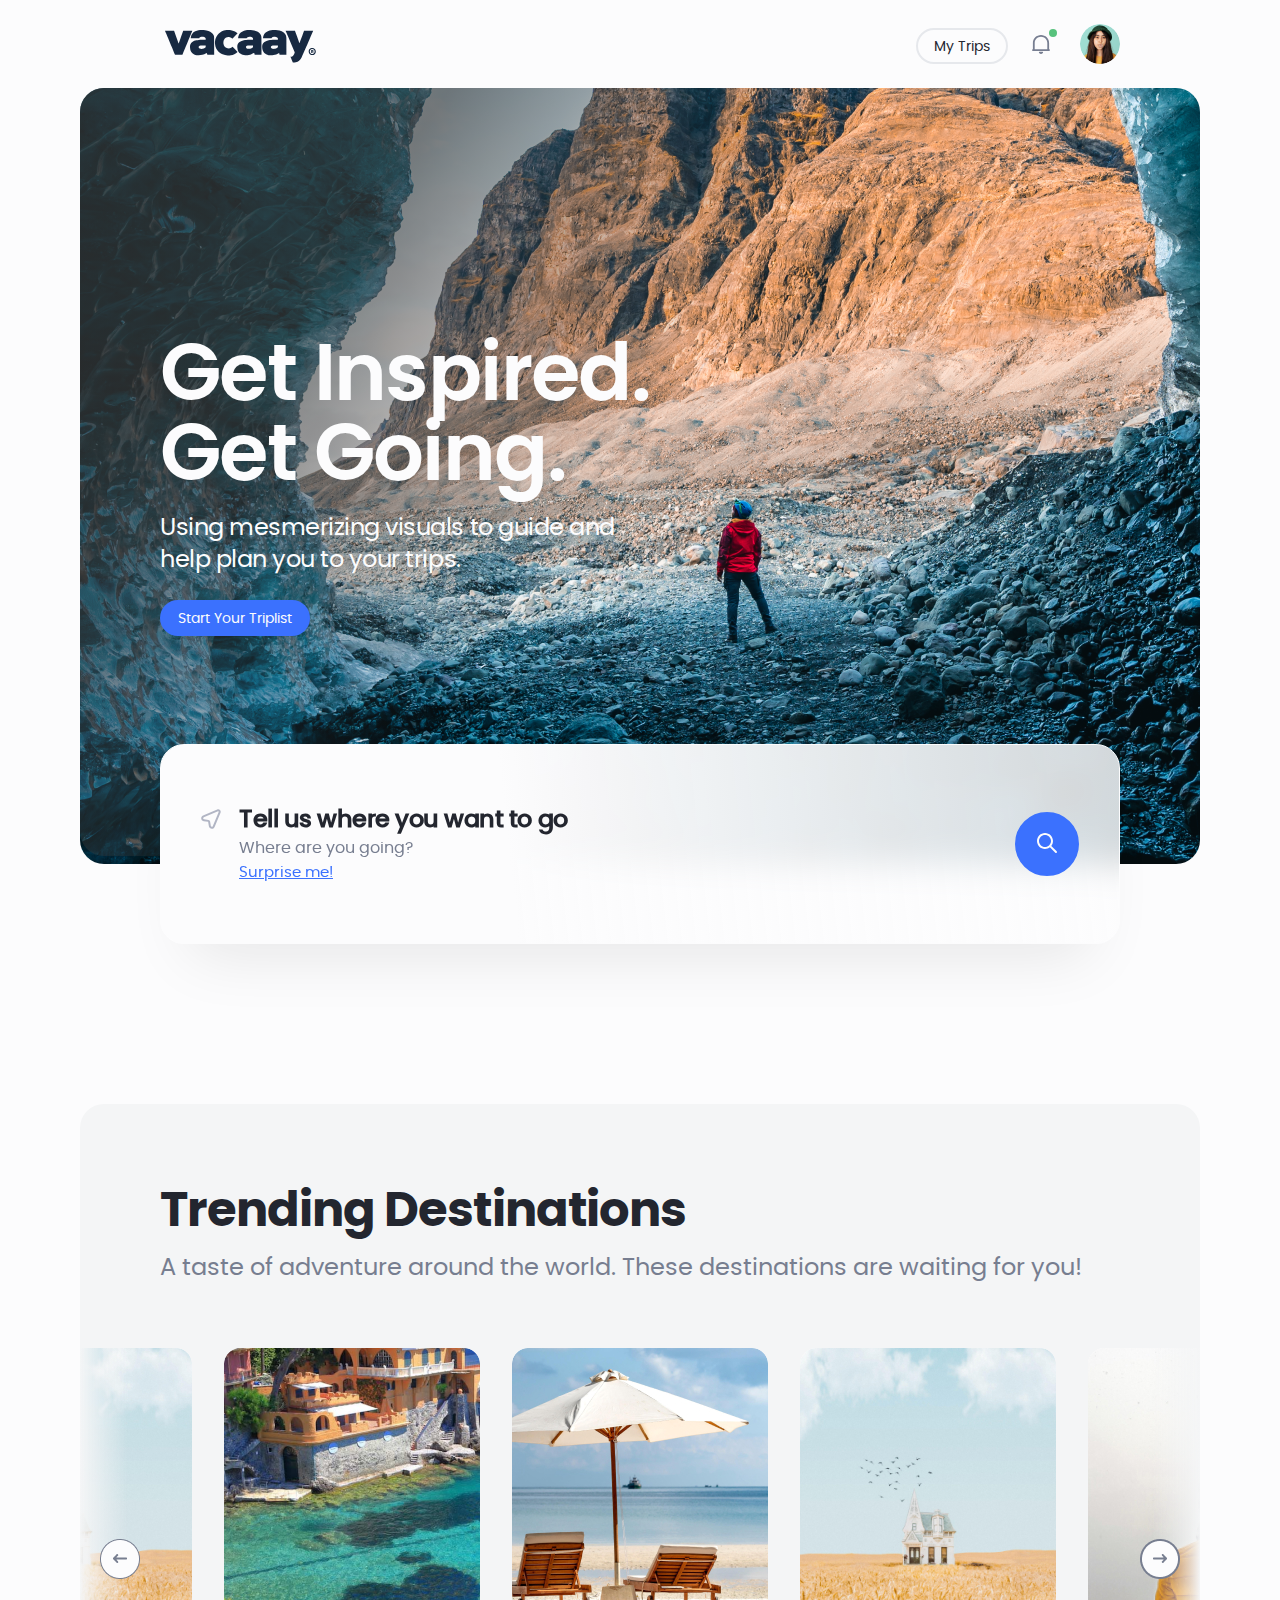
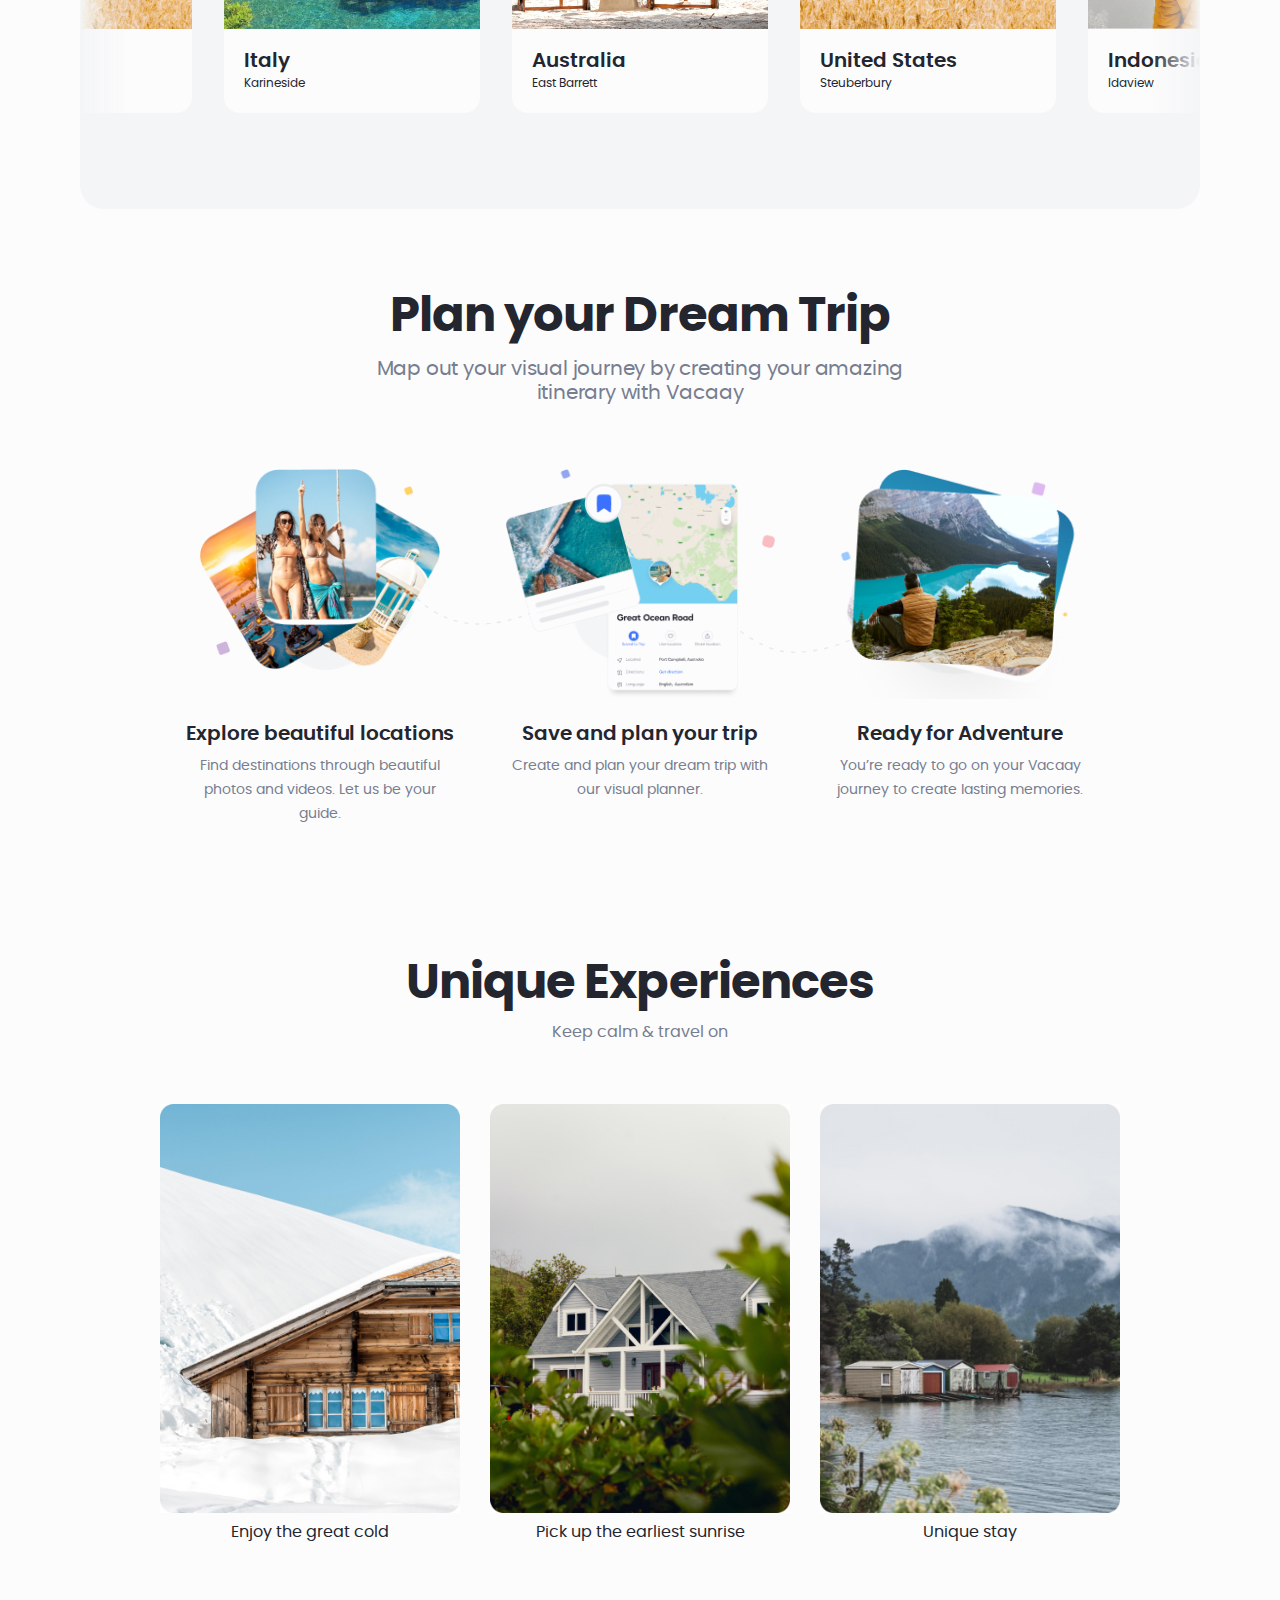
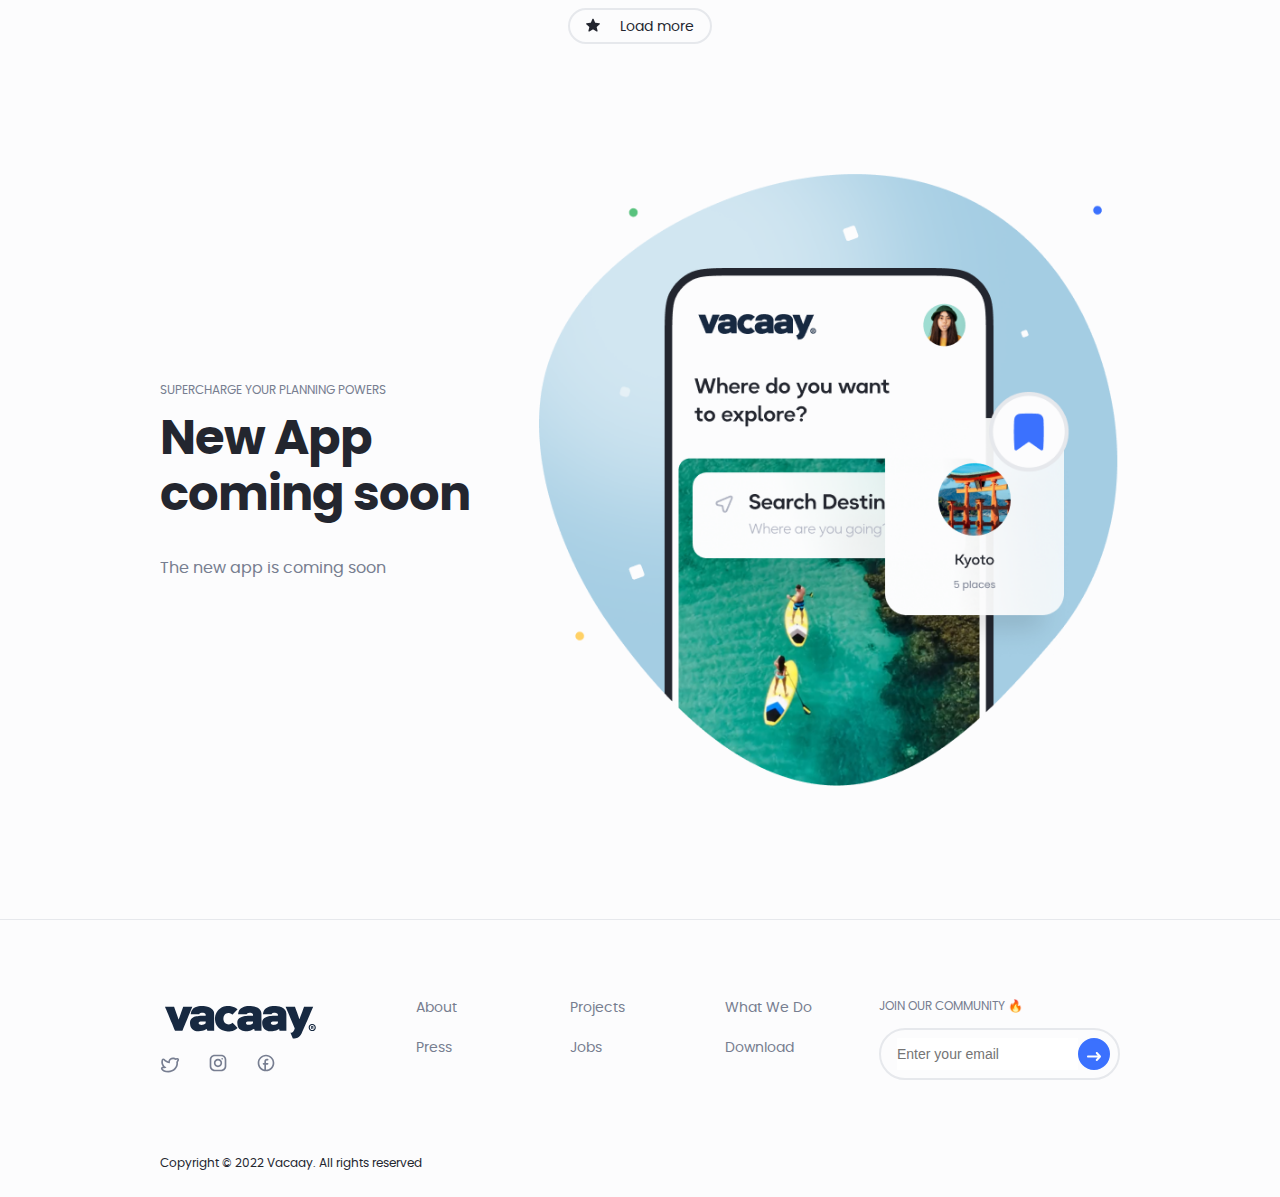
<file: index.html>
<!DOCTYPE html>
<html lang="en">
<head>
    <meta content="IE=edge" http-equiv="X-UA-Compatible">
    <meta content="width=device-width, initial-scale=1" name="viewport">
    <title>Vacaay</title>
    <meta content="Vacaay" name="description">
    <link href="css/style.css" media="screen" rel="stylesheet" type="text/css"/>
</head>
<body>

<header>
    <div class="main-container">
        <div class="header__logo">
            <a href="index.html"><img src="images/logo.svg" alt="Vacaay" /></a>
        </div>
        <div class="header__user">
            <button class="button button-default mobile-hidden">My Trips</button>
            <div class="header__notifications header__notifications-active"><img src="images/bell.svg" alt="Notifications"/></div>
            <div class="header__avatar"><img src="images/avatar.png" alt="user" /></div>
            <div class="header__menu mobile-visible">
                <img src="images/burger-icon.svg" alt="menu"/>
            </div>
        </div>
    </div>
</header>

<main>
    <div class="main-container">
        <section class="hero">
            <div class="hero__image"></div>
            <div class="hero__content">
                <h1>Get Inspired. Get Going.</h1>
                <h2 class="mobile-hidden">Using mesmerizing visuals to guide and help plan you to your trips.</h2>
                <button class="button button-secondary mobile-hidden">Start Your Triplist</button>
            </div>
            <div class="hero__cta">
                <div class="hero__cta-text">
                    <h2>Tell us where you want to go</h2>
                    <p>Where are you going?</p>
                    <p><a href="#">Surprise me!</a></p>
                </div>
                <div class="hero__cta-button">
                    <a href="#" class="button button-secondary button-round"><img src="images/magnifier.svg" alt=""/></a>
                </div>
            </div>
        </section>

        <section class="gallery" aria-label="Gallery">
            <div class="gallery__text">
                <h2>Trending Destinations</h2>
                <p>A taste of adventure around the world. These destinations are waiting for you! </p>
            </div>
            <div class="carousel__container">
                <div class="carousel__viewport owl-carousel">
                    <div class="carousel__slide">
                        <a href="country_view.html">
                            <div class="carousel__image">
                                <img src="images/img5.jpg" alt=""/>
                            </div>
                            <div class="carousel__text">
                                <h3>Thailand</h3>
                                <div>Karineside</div>
                            </div>
                        </a>
                    </div>
                    <div class="carousel__slide">
                        <a href="country_view.html">
                            <div class="carousel__image">
                                <img src="images/img1.jpg" alt=""/>
                            </div>
                            <div class="carousel__text">
                                <h3>Italy</h3>
                                <div>Karineside</div>
                            </div>
                        </a>
                    </div>
                    <div class="carousel__slide">
                        <a href="country_view.html">
                            <div class="carousel__image">
                                <img src="images/img2.jpg" alt=""/>
                            </div>
                            <div class="carousel__text">
                                <h3>Australia</h3>
                                <div>East Barrett</div>
                            </div>
                        </a>
                    </div>
                    <div class="carousel__slide">
                        <a href="country_view.html">
                            <div class="carousel__image">
                                <img src="images/img3.jpg" alt=""/>
                            </div>
                            <div class="carousel__text">
                                <h3>United States</h3>
                                <div>Steuberbury</div>
                            </div>
                        </a>
                    </div>
                    <div class="carousel__slide">
                        <a href="country_view.html">
                            <div class="carousel__image">
                                <img src="images/img4.jpg" alt=""/>
                            </div>
                            <div class="carousel__text">
                                <h3>Indonesia</h3>
                                <div>Idaview</div>
                            </div>
                        </a>
                    </div>
                    <div class="carousel__slide">
                        <a href="country_view.html">
                            <div class="carousel__image">
                                <img src="images/img5.jpg" alt=""/>
                            </div>
                            <div class="carousel__text">
                                <h3>Thailand</h3>
                                <div>Idaview</div>
                            </div>
                        </a>
                    </div>
                </div>
            </div>
        </section>

        <section class="section__default">
            <h2>Plan your Dream Trip</h2>
            <h3>Map out your visual journey by creating your amazing itinerary with Vacaay</h3>
            <div class="planning__items">
                <div class="planning__items-item">
                    <img src="images/trip1.png" alt=""/>
                    <h3>Explore beautiful locations</h3>
                    <p>Find destinations through beautiful photos and videos. Let us be your guide.</p>
                </div>
                <div class="planning__items-item">
                    <img src="images/trip2.png" alt=""/>
                    <h3>Save and plan your trip</h3>
                    <p>Create and plan your dream trip with our visual planner.</p>
                </div>
                <div class="planning__items-item">
                    <img src="images/trip3.png" alt=""/>
                    <h3>Ready for Adventure</h3>
                    <p>You’re ready to go on your Vacaay journey to create lasting memories.</p>
                </div>
            </div>
        </section>

        <section class="section__default">
            <h2>Unique Experiences</h2>
            <p>Keep calm & travel on</p>
            <div class="experiences__items">
                <div class="experiences__items-item">
                    <img src="images/exp1.jpg" alt=""/>
                    <p>Enjoy the great cold</p>
                </div>
                <div class="experiences__items-item">
                    <img src="images/exp2.jpg" alt=""/>
                    <p>Pick up the earliest sunrise</p>
                </div>
                <div class="experiences__items-item">
                    <img src="images/exp3.jpg" alt=""/>
                    <p>Unique stay</p>
                </div>
            </div>
            <button class="button button-default button-image"><img class="mt-4" src="images/star.svg" alt="star"/>Load more</button>
        </section>

        <section class="section__default section__new-app">
            <div class="new-app__text">
                <p class="new-app__text-small">supercharge your planning powers</p>
                <h2>New App coming soon</h2>
                <p>The new app is coming soon</p>
            </div>
            <div class="new-app__image">
                <img src="images/new-app.png" class="mobile-hidden" alt=""/>
                <img src="images/new-app-mobile.png" class="mobile-visible" alt=""/>
            </div>
        </section>
    </div>
</main>

<footer>
    <div class="main-container">
        <div class="footer__main">
            <div class="footer__logo">
                <img src="images/logo.svg" alt="Vacaay"/>
                <div class="footer__social tablet-hidden">
                    <a href="#"><img src="images/twitter.svg" alt="Twitter"/></a>
                    <a href="#"><img src="images/instagram.svg" alt="Instagram"/></a>
                    <a href="#"><img src="images/facebook.svg" alt="Facebook"/></a>
                </div>
            </div>
            <div class="footer__links">
                <a href="#">About</a>
                <a href="#">Projects</a>
                <a href="#">What We Do</a>
                <a href="#">Press</a>
                <a href="#">Jobs</a>
                <a href="#">Download</a>
            </div>
            <div class="footer__subscribe">
                <div>Join our community 🔥</div>
                <div class="input">
                    <input type="text" placeholder="Enter your email" />
                    <button class="button button-secondary"><img src="images/arrow-right.svg" al=""/></button>
                </div>
            </div>
        </div>
        <div class="footer__copy">
            Copyright © 2022 Vacaay. All rights reserved
        </div>
    </div>
</footer>

<script type="text/javascript" src="js/jquery-3.6.3.min.js"></script>
<script type="text/javascript" src="js/owl.carousel.min.js"></script>

<script>
    $(document).ready(function(){
        $(".owl-carousel").owlCarousel({
            center: true,
            // items:1,
            // stagePadding: 50,
            nav: false,
            navText: ["<img src='./images/left-arrow.png'>","<img src='./images/right-arrow.png'>"],
            loop:true,
            margin:32,
            startPosition: 2,
            autoWidth:true,
            responsive:{
                1024:{
                    nav: true
                }
            }
        });
    });
</script>

</body>
</html>
</file>
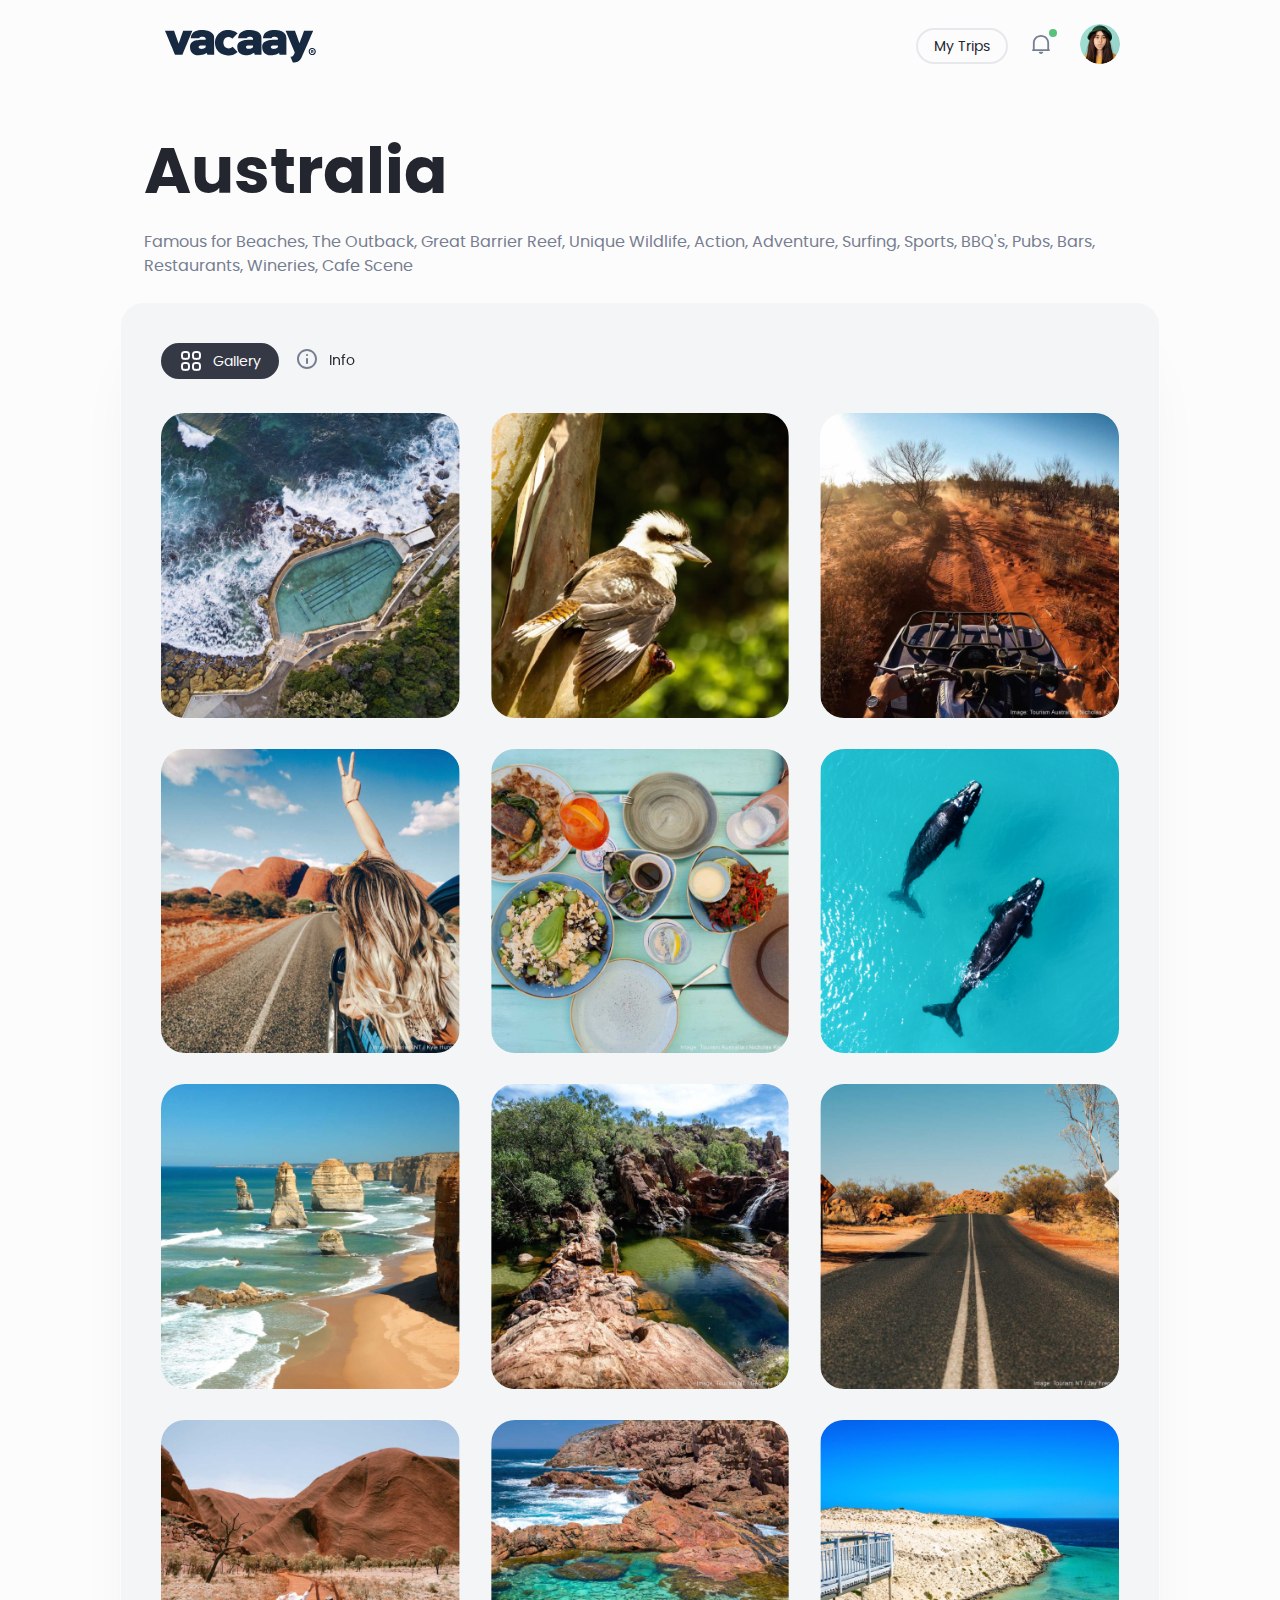
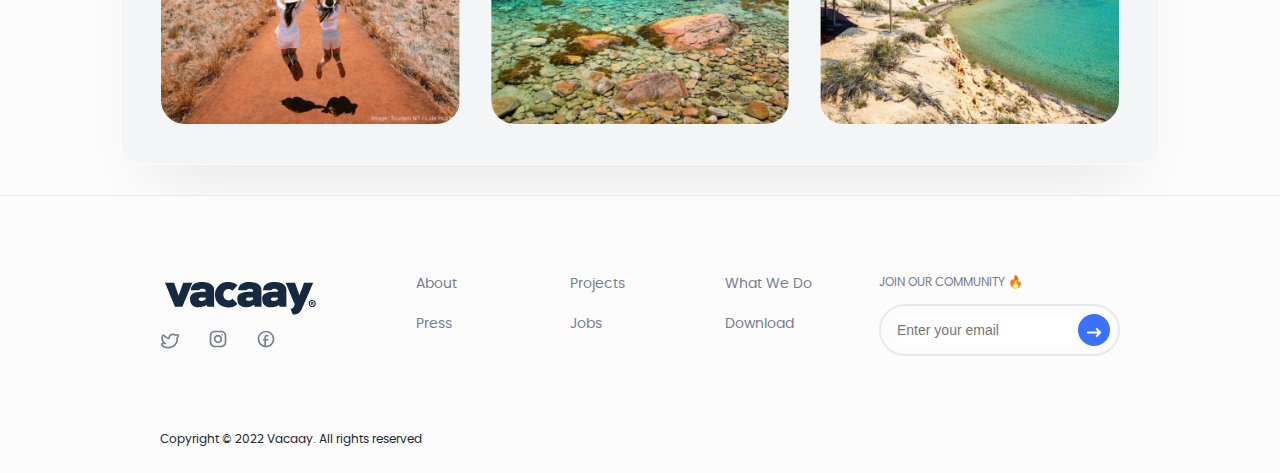
<file: country_view.html>
<!DOCTYPE html>
<html lang="en">
<head>
    <meta content="IE=edge" http-equiv="X-UA-Compatible">
    <meta content="width=device-width, initial-scale=1" name="viewport">
    <title>Vacaay</title>
    <meta content="Vacaay" name="description">
    <link href="css/style.css" media="screen" rel="stylesheet" type="text/css"/>
</head>
<body>

<header>
    <div class="main-container">
        <div class="header__logo">
            <a href="index.html"><img src="images/logo.svg" alt="Vacaay" /></a>
        </div>
        <div class="header__user">
            <button class="button button-default mobile-hidden">My Trips</button>
            <div class="header__notifications header__notifications-active"><img src="images/bell.svg" alt="Notifications"/></div>
            <div class="header__avatar"><img src="images/avatar.png" alt="user" /></div>
            <div class="header__menu mobile-visible">
                <img src="images/burger-icon.svg" alt="menu"/>
            </div>
        </div>
    </div>
</header>

<main>
    <div class="main-container">
        <section class="section__default section__gallery">
            <div class="section__default-header">
                <h1>Australia</h1>
                <p>Famous for Beaches, The Outback, Great Barrier Reef, Unique Wildlife, Action, Adventure, Surfing, Sports, BBQ's, Pubs, Bars, Restaurants, Wineries, Cafe Scene</p>
            </div>
            <div class="gallery__container">
                <div class="gallery__actions">
                    <button type="button" class="button button-tertiary button-image">
                        <img src="images/gallery.svg" alt="Gallery"/>
                        Gallery
                    </button>
                    <button type="button" class="button button-blank button-image">
                        <img src="images/info.svg" alt="Info"/> Info
                    </button>
                </div>
                <div class="gallery__images">
                    <div class="gallery__image">
                        <a href="#"><img src="images/gallery/gallery1.jpg" alt=""/></a>
                    </div>
                    <div class="gallery__image">
                        <a href="#"><img src="images/gallery/gallery2.jpg" alt=""/></a>
                    </div>
                    <div class="gallery__image">
                        <a href="#"><img src="images/gallery/gallery3.jpg" alt=""/></a>
                    </div>
                    <div class="gallery__image">
                        <a href="#"><img src="images/gallery/gallery4.jpg" alt=""/></a>
                    </div>
                    <div class="gallery__image">
                        <a href="#"><img src="images/gallery/gallery5.jpg" alt=""/></a>
                    </div>
                    <div class="gallery__image">
                        <a href="#"><img src="images/gallery/gallery6.jpg" alt=""/></a>
                    </div>
                    <div class="gallery__image">
                        <a href="#"><img src="images/gallery/gallery7.jpg" alt=""/></a>
                    </div>
                    <div class="gallery__image">
                        <a href="#"><img src="images/gallery/gallery8.jpg" alt=""/></a>
                    </div>
                    <div class="gallery__image">
                        <a href="#"><img src="images/gallery/gallery9.jpg" alt=""/></a>
                    </div>
                    <div class="gallery__image">
                        <a href="#"><img src="images/gallery/gallery10.jpg" alt=""/></a>
                    </div>
                    <div class="gallery__image">
                        <a href="#"><img src="images/gallery/gallery11.jpg" alt=""/></a>
                    </div>
                    <div class="gallery__image">
                        <a href="#"><img src="images/gallery/gallery12.jpg" alt=""/></a>
                    </div>
                </div>
            </div>
        </section>
    </div>
</main>

<footer>
    <div class="main-container">
        <div class="footer__main">
            <div class="footer__logo">
                <img src="images/logo.svg" alt="Vacaay"/>
                <div class="footer__social tablet-hidden">
                    <a href="#"><img src="images/twitter.svg" alt="Twitter"/></a>
                    <a href="#"><img src="images/instagram.svg" alt="Instagram"/></a>
                    <a href="#"><img src="images/facebook.svg" alt="Facebook"/></a>
                </div>
            </div>
            <div class="footer__links">
                <a href="#">About</a>
                <a href="#">Projects</a>
                <a href="#">What We Do</a>
                <a href="#">Press</a>
                <a href="#">Jobs</a>
                <a href="#">Download</a>
            </div>
            <div class="footer__subscribe">
                <div>Join our community 🔥</div>
                <div class="input">
                    <input type="text" placeholder="Enter your email" />
                    <button class="button button-secondary"><img src="images/arrow-right.svg" al=""/></button>
                </div>
            </div>
        </div>
        <div class="footer__copy">
            Copyright © 2022 Vacaay. All rights reserved
        </div>
    </div>
</footer>

<script type="text/javascript" src="js/jquery-3.6.3.min.js"></script>
<script type="text/javascript" src="js/owl.carousel.min.js"></script>

<script>
    $(document).ready(function(){
        $(".owl-carousel").owlCarousel({
            center: true,
            // items:1,
            // stagePadding: 50,
            nav: false,
            navText: ["<img src='./images/left-arrow.png'>","<img src='./images/right-arrow.png'>"],
            loop:true,
            margin:32,
            startPosition: 2,
            autoWidth:true,
            responsive:{
                1024:{
                    nav: true
                }
            }
        });
    });
</script>

</body>
</html>
</file>
<file: css/style.css>
@font-face {
  font-family: "Poppins";
  src: url("../fonts/poppins-400.woff2") format("woff2"), url("../fonts/poppins-400.woff") format("woff");
  font-weight: "400";
  font-style: normal;
}
@font-face {
  font-family: "Poppins-medium";
  src: url("../fonts/poppins-500.woff2") format("woff2"), url("../fonts/poppins-500.woff") format("woff");
  font-weight: "500";
  font-style: normal;
}
@font-face {
  font-family: "Poppins-semibold";
  src: url("../fonts/poppins-600.woff2") format("woff2"), url("../fonts/poppins-600.woff") format("woff");
  font-weight: "600";
  font-style: normal;
}
@font-face {
  font-family: "Poppins-bold";
  src: url("../fonts/poppins-700.woff2") format("woff2"), url("../fonts/poppins-700.woff") format("woff");
  font-weight: "700";
  font-style: normal;
}
/*
 *  Owl Carousel - Core
 */
.owl-carousel {
  display: none;
  width: 100%;
  -webkit-tap-highlight-color: transparent;
  /* position relative and z-index fix webkit rendering fonts issue */
  position: relative;
  z-index: 1;
}
.owl-carousel .owl-stage {
  position: relative;
  -ms-touch-action: pan-Y;
  touch-action: manipulation;
  -moz-backface-visibility: hidden; /* fix firefox animation glitch */
}
.owl-carousel .owl-stage:after {
  content: ".";
  display: block;
  clear: both;
  visibility: hidden;
  line-height: 0;
  height: 0;
}
.owl-carousel .owl-stage-outer {
  position: relative;
  overflow: hidden;
  /* fix for flashing background */
  -webkit-transform: translate3d(0px, 0px, 0px);
}
.owl-carousel .owl-wrapper,
.owl-carousel .owl-item {
  -webkit-backface-visibility: hidden;
  -moz-backface-visibility: hidden;
  -ms-backface-visibility: hidden;
  -webkit-transform: translate3d(0, 0, 0);
  -moz-transform: translate3d(0, 0, 0);
  -ms-transform: translate3d(0, 0, 0);
}
.owl-carousel .owl-item {
  position: relative;
  min-height: 1px;
  float: left;
  -webkit-backface-visibility: hidden;
  -webkit-tap-highlight-color: transparent;
  -webkit-touch-callout: none;
}
.owl-carousel .owl-item img {
  display: block;
  width: 100%;
}
.owl-carousel .owl-nav.disabled,
.owl-carousel .owl-dots.disabled {
  display: none;
}
.owl-carousel .owl-nav .owl-prev,
.owl-carousel .owl-nav .owl-next,
.owl-carousel .owl-dot {
  cursor: pointer;
  -webkit-user-select: none;
  -khtml-user-select: none;
  -moz-user-select: none;
  -ms-user-select: none;
  user-select: none;
}
.owl-carousel .owl-nav button.owl-prev,
.owl-carousel .owl-nav button.owl-next,
.owl-carousel button.owl-dot {
  background: none;
  color: inherit;
  border: none;
  padding: 0 !important;
  font: inherit;
}
.owl-carousel.owl-loaded {
  display: block;
}
.owl-carousel.owl-loading {
  opacity: 0;
  display: block;
}
.owl-carousel.owl-hidden {
  opacity: 0;
}
.owl-carousel.owl-refresh .owl-item {
  visibility: hidden;
}
.owl-carousel.owl-drag .owl-item {
  touch-action: pan-y;
  -webkit-user-select: none;
  -moz-user-select: none;
  -ms-user-select: none;
  user-select: none;
}
.owl-carousel.owl-grab {
  cursor: move;
  cursor: grab;
}
.owl-carousel.owl-rtl {
  direction: rtl;
}
.owl-carousel.owl-rtl .owl-item {
  float: right;
}

/* No Js */
.no-js .owl-carousel {
  display: block;
}

/*
 *  Owl Carousel - Animate Plugin
 */
.owl-carousel .animated {
  animation-duration: 1000ms;
  animation-fill-mode: both;
}
.owl-carousel .owl-animated-in {
  z-index: 0;
}
.owl-carousel .owl-animated-out {
  z-index: 1;
}
.owl-carousel .fadeOut {
  animation-name: fadeOut;
}

@keyframes fadeOut {
  0% {
    opacity: 1;
  }
  100% {
    opacity: 0;
  }
}
/*
 * 	Owl Carousel - Auto Height Plugin
 */
.owl-height {
  transition: height 500ms ease-in-out;
}

/*
 * 	Owl Carousel - Lazy Load Plugin
 */
.owl-carousel .owl-item {
  /**
  	This is introduced due to a bug in IE11 where lazy loading combined with autoheight plugin causes a wrong
  	calculation of the height of the owl-item that breaks page layouts
   */
}
.owl-carousel .owl-item .owl-lazy {
  opacity: 0;
  transition: opacity 400ms ease;
}
.owl-carousel .owl-item .owl-lazy[src^=""], .owl-carousel .owl-item .owl-lazy:not([src]) {
  max-height: 0;
}
.owl-carousel .owl-item img.owl-lazy {
  transform-style: preserve-3d;
}

@font-face {
  font-family: "Poppins";
  src: url("../fonts/poppins-400.woff2") format("woff2"), url("../fonts/poppins-400.woff") format("woff");
  font-weight: "400";
  font-style: normal;
}
@font-face {
  font-family: "Poppins-medium";
  src: url("../fonts/poppins-500.woff2") format("woff2"), url("../fonts/poppins-500.woff") format("woff");
  font-weight: "500";
  font-style: normal;
}
@font-face {
  font-family: "Poppins-semibold";
  src: url("../fonts/poppins-600.woff2") format("woff2"), url("../fonts/poppins-600.woff") format("woff");
  font-weight: "600";
  font-style: normal;
}
@font-face {
  font-family: "Poppins-bold";
  src: url("../fonts/poppins-700.woff2") format("woff2"), url("../fonts/poppins-700.woff") format("woff");
  font-weight: "700";
  font-style: normal;
}
header {
  height: 88px;
}
header .main-container {
  display: flex;
  padding: 24px 160px;
}
@media (max-width: 600px) {
  header .main-container {
    padding: 24px 32px;
  }
}
@media (min-width: 601px) and (max-width: 1024px) {
  header .main-container {
    padding: 24px 80px;
  }
}

.header__logo {
  display: flex;
  flex: 2;
}
@media (max-width: 600px) {
  .header__logo img {
    width: 140px;
  }
}

.header__user {
  display: flex;
  flex: 3;
  justify-content: end;
  align-items: center;
}
.header__avatar {
  margin-left: 30px;
}
.header__avatar img {
  width: 40px;
  height: 40px;
  border-radius: 200px;
}

.header__menu {
  margin-left: 24px;
}

.header__notifications {
  margin-left: 24px;
  position: relative;
}
.header__notifications.header__notifications-active:after {
  position: absolute;
  content: "";
  width: 8px;
  height: 8px;
  display: block;
  background: #58C27D;
  border-radius: 100px;
  top: -6px;
  right: -7px;
}

@font-face {
  font-family: "Poppins";
  src: url("../fonts/poppins-400.woff2") format("woff2"), url("../fonts/poppins-400.woff") format("woff");
  font-weight: "400";
  font-style: normal;
}
@font-face {
  font-family: "Poppins-medium";
  src: url("../fonts/poppins-500.woff2") format("woff2"), url("../fonts/poppins-500.woff") format("woff");
  font-weight: "500";
  font-style: normal;
}
@font-face {
  font-family: "Poppins-semibold";
  src: url("../fonts/poppins-600.woff2") format("woff2"), url("../fonts/poppins-600.woff") format("woff");
  font-weight: "600";
  font-style: normal;
}
@font-face {
  font-family: "Poppins-bold";
  src: url("../fonts/poppins-700.woff2") format("woff2"), url("../fonts/poppins-700.woff") format("woff");
  font-weight: "700";
  font-style: normal;
}
h2 {
  font-family: "Poppins-bold", sans-serif;
  font-size: 48px;
  line-height: 56px;
  letter-spacing: -0.02em;
  color: #23262F;
  margin-bottom: 12px;
}

.hero {
  position: relative;
  margin-bottom: 240px;
}
@media (max-width: 600px) {
  .hero {
    margin-bottom: 80px;
  }
}

.hero__image {
  position: relative;
  background: url("../images/hero.png") no-repeat;
  background-size: cover;
  border-radius: 24px;
  width: 100%;
  height: 776px;
}
.hero__image:before {
  content: "";
  position: absolute;
  background: linear-gradient(124.39deg, rgba(57, 57, 57, 0.67) 22.5%, rgba(0, 0, 0, 0) 48.83%);
  left: 0;
  top: 0;
  width: 100%;
  height: 99%;
  border-radius: 24px;
}
@media (max-width: 600px) {
  .hero__image {
    background-position: center;
  }
}
@media (min-width: 601px) and (max-width: 1024px) {
  .hero__image {
    height: 610px;
  }
}

.hero__content {
  width: 500px;
  top: 248px;
  left: 80px;
  color: #FCFCFD;
  position: absolute;
}
.hero__content h1 {
  font-size: 80px;
  line-height: 100%;
  letter-spacing: -0.02em;
  margin-bottom: 16px;
  font-family: "Poppins-semibold", sans-serif;
  font-weight: 600;
}
.hero__content h2 {
  margin-bottom: 24px;
  font-size: 24px;
  line-height: 32px;
  font-family: "Poppins", sans-serif;
  font-weight: 400;
  color: #FCFCFD;
}
@media (max-width: 600px) {
  .hero__content {
    top: 256px;
    left: 0;
    width: 100%;
    padding: 16px;
  }
  .hero__content h1 {
    font-size: 48px;
    line-height: 64px;
    text-align: center;
  }
}
@media (min-width: 601px) and (max-width: 1024px) {
  .hero__content {
    top: 66px;
    width: 440px;
  }
  .hero__content h1 {
    font-size: 66px;
    line-height: 64px;
  }
  .hero__content h2 {
    font-size: 16px;
    line-height: 24px;
  }
}

.hero__cta {
  display: flex;
  padding: 40px;
  position: absolute;
  height: 200px;
  left: 80px;
  right: 80px;
  bottom: -80px;
  background: linear-gradient(83.59deg, #FCFCFD 36.52%, rgba(252, 252, 253, 0.83) 98.8%);
  border: 1px solid #FCFCFD;
  box-shadow: 0 40px 64px -32px rgba(15, 15, 15, 0.1);
  backdrop-filter: blur(16px);
  border-radius: 24px;
  align-items: center;
}
@media (max-width: 600px) {
  .hero__cta {
    padding: 20px;
    left: 4px;
    right: 4px;
    bottom: 4px;
    height: 152px;
  }
}
@media (min-width: 601px) and (max-width: 1024px) {
  .hero__cta {
    left: 40px;
    right: 40px;
  }
}

.hero__cta-text {
  font-size: 16px;
  line-height: 24px;
  position: relative;
  padding-left: 38px;
}
.hero__cta-text:before {
  position: absolute;
  content: "";
  background: url("../images/arrow.svg") no-repeat;
  left: 0;
  top: 5px;
  width: 20px;
  height: 20px;
}
.hero__cta-text h2 {
  font-family: "Poppins-medium", sans-serif;
  font-size: 24px;
  line-height: 32px;
  color: #23262F;
  margin-bottom: 0;
}
.hero__cta-text a {
  font-size: 15px;
  color: #3B71FE;
}
@media (max-width: 600px) {
  .hero__cta-text {
    padding-left: 0;
  }
  .hero__cta-text:before {
    display: none;
  }
}

.hero__cta-button {
  margin-left: auto;
}

.gallery {
  background: #F4F5F6;
  border-radius: 24px;
  padding: 80px 0;
}
.gallery p {
  font-size: 24px;
  line-height: 32px;
}
@media (max-width: 600px) {
  .gallery {
    padding: 40px 16px;
  }
}
@media (min-width: 601px) and (max-width: 1024px) {
  .gallery {
    padding: 80px 40px;
  }
}

.gallery__text {
  padding-left: 80px;
}
@media (max-width: 600px) {
  .gallery__text {
    padding-left: 0;
    text-align: center;
  }
}
@media (min-width: 601px) and (max-width: 1024px) {
  .gallery__text {
    padding-left: 0;
    text-align: center;
  }
}

.section__default {
  text-align: center;
  margin: 80px 80px 130px;
}
.section__default h3 {
  font-size: 20px;
  line-height: 24px;
  text-align: center;
  letter-spacing: -0.01em;
  font-weight: 400;
  max-width: 550px;
  margin: 0 auto 64px;
}
@media (max-width: 600px) {
  .section__default {
    margin: 32px 16px;
  }
}
@media (min-width: 601px) and (max-width: 1024px) {
  .section__default {
    margin: 40px 0 60px;
  }
}

.section__gallery {
  margin: 30px 40px;
}
@media (max-width: 600px) {
  .section__gallery {
    margin: 30px 0;
    background: linear-gradient(83.59deg, #fcfcfd 36.52%, rgba(252, 252, 253, 0.83) 98.8%);
    border: 1px solid #fcfcfd;
    box-shadow: 0 40px 64px -32px rgba(15, 15, 15, 0.1);
    backdrop-filter: blur(16px);
    border-radius: 20px;
  }
}
@media (min-width: 601px) and (max-width: 1024px) {
  .section__gallery {
    margin: 30px 0;
  }
}

.section__default-header {
  text-align: left;
  padding: 24px;
  line-height: 24px;
}
.section__default-header h1 {
  font-size: 64px;
  line-height: 64px;
  color: #23262F;
  margin-bottom: 24px;
  font-family: "Poppins-bold", sans-serif;
}
@media (max-width: 600px) {
  .section__default-header h1 {
    font-size: 32px;
    line-height: 32px;
    margin-bottom: 10px;
  }
}

.planning__items {
  display: flex;
  background: url(../images/dash-line.png) no-repeat 220px 90px;
  background-size: 60%;
}
@media (max-width: 600px) {
  .planning__items {
    flex-direction: column;
    background: url(../images/dash-line-vertical.png) repeat-y center;
  }
}

.planning__items-item {
  flex: 1;
  font-size: 14px;
  line-height: 24px;
}
.planning__items-item img {
  height: 230px;
  margin-bottom: 15px;
}
.planning__items-item h3 {
  font-family: "Poppins-semibold", sans-serif;
  font-size: 20px;
  line-height: 24px;
  color: #23262F;
  margin-bottom: 8px;
  max-width: 270px;
}
.planning__items-item p {
  max-width: 256px;
  margin: auto;
}
@media (max-width: 600px) {
  .planning__items-item {
    flex-direction: column;
    margin-bottom: 50px;
    padding: 10px 0;
    background: #fcfcfd;
  }
  .planning__items-item:last-child {
    margin-bottom: 0;
    padding-bottom: 60px;
  }
}

.experiences__items {
  display: grid;
  grid-auto-columns: 1fr;
  grid-auto-flow: column;
  grid-column-gap: 30px;
  margin-top: 64px;
  margin-bottom: 64px;
}
@media (max-width: 600px) {
  .experiences__items {
    display: block;
  }
}

.experiences__items-item {
  font-family: "Poppins", sans-serif;
  font-size: 16px;
  line-height: 24px;
  text-align: center;
  color: #23262F;
}
.experiences__items-item img {
  max-width: 100%;
}
@media (max-width: 600px) {
  .experiences__items-item {
    margin-bottom: 40px;
  }
}

.section__new-app {
  display: flex;
  align-items: center;
}
@media (max-width: 600px) {
  .section__new-app {
    flex-direction: column;
    margin-top: 80px;
  }
}

.new-app__text {
  flex: 3;
  padding-right: 30px;
  text-align: left;
  font-size: 16px;
  line-height: 24px;
}
.new-app__text h2 {
  margin-bottom: 32px;
}
@media (max-width: 600px) {
  .new-app__text {
    padding-right: 0;
    flex: 1;
  }
  .new-app__text h2 {
    font-size: 40px;
    line-height: 48px;
  }
}
@media (min-width: 601px) and (max-width: 1024px) {
  .new-app__text {
    flex: 5;
    padding-right: 0;
  }
}

.new-app__text-small {
  text-transform: uppercase;
  font-size: 12px;
  line-height: 12px;
  margin-bottom: 16px;
}

.new-app__image {
  flex: 5;
}
.new-app__image img {
  max-width: 100%;
}
@media (max-width: 600px) {
  .new-app__image {
    flex: 1;
    margin-top: 48px;
  }
}
@media (min-width: 601px) and (max-width: 1024px) {
  .new-app__image {
    flex: 3;
  }
  .new-app__image img {
    margin-right: -100px;
  }
}

.carousel__container {
  position: relative;
  overflow: hidden;
}

.carousel__viewport {
  position: relative;
  margin-top: 64px;
}
.carousel__viewport:before, .carousel__viewport:after {
  position: absolute;
  content: "";
  background: linear-gradient(90deg, #F4F5F6 0%, rgba(244, 245, 246, 0) 100%);
  width: 48px;
  height: 365px;
  left: 0;
  top: 0;
  z-index: 10;
}
.carousel__viewport:after {
  left: inherit;
  right: 0;
  transform: rotate(-180deg);
}

.owl-prev, .owl-next {
  position: absolute;
  top: 50%;
  left: 20px;
  z-index: 20;
}

.owl-next {
  right: 20px;
  left: inherit;
}

.carousel__slide a {
  text-decoration: none;
}

.carousel__image {
  height: 281px;
}
.carousel__image img {
  border-radius: 16px 16px 0 0;
}

.carousel__text {
  background: #fcfcfd;
  padding: 20px;
  color: #23262F;
  font-size: 12px;
  line-height: 20px;
  border-radius: 0 0 16px 16px;
}
.carousel__text h3 {
  font-family: "Poppins-semibold", sans-serif;
  font-size: 20px;
  line-height: 24px;
}

@font-face {
  font-family: "Poppins";
  src: url("../fonts/poppins-400.woff2") format("woff2"), url("../fonts/poppins-400.woff") format("woff");
  font-weight: "400";
  font-style: normal;
}
@font-face {
  font-family: "Poppins-medium";
  src: url("../fonts/poppins-500.woff2") format("woff2"), url("../fonts/poppins-500.woff") format("woff");
  font-weight: "500";
  font-style: normal;
}
@font-face {
  font-family: "Poppins-semibold";
  src: url("../fonts/poppins-600.woff2") format("woff2"), url("../fonts/poppins-600.woff") format("woff");
  font-weight: "600";
  font-style: normal;
}
@font-face {
  font-family: "Poppins-bold";
  src: url("../fonts/poppins-700.woff2") format("woff2"), url("../fonts/poppins-700.woff") format("woff");
  font-weight: "700";
  font-style: normal;
}
footer {
  border-top: solid 1px #E6E8EC;
}

.footer__main {
  display: flex;
  padding: 80px 80px 48px;
}
@media (max-width: 600px) {
  .footer__main {
    padding: 40px 0;
    flex-direction: column;
  }
}
@media (min-width: 601px) and (max-width: 1024px) {
  .footer__main {
    padding: 40px 0;
  }
}

.footer__logo {
  flex: 0 0 256px;
}
@media (max-width: 600px) {
  .footer__logo {
    flex: 1;
    margin-bottom: 40px;
  }
}
@media (min-width: 601px) and (max-width: 1024px) {
  .footer__logo {
    flex: 1;
    padding-right: 40px;
  }
}

.footer__social {
  margin-top: 10px;
}
.footer__social a {
  margin-right: 24px;
}

.footer__links {
  flex: 2;
  display: grid;
  grid-template-columns: repeat(3, 1fr);
}
.footer__links a {
  text-decoration: none;
  color: #777E90;
  font-size: 14px;
  line-height: 16px;
}
@media (max-width: 600px) {
  .footer__links {
    grid-template-columns: repeat(2, 1fr);
  }
  .footer__links a {
    margin-bottom: 20px;
  }
}

.footer__subscribe {
  flex: 1;
  font-size: 12px;
  line-height: 12px;
  text-transform: uppercase;
}
.footer__subscribe .input {
  display: flex;
  border: 2px solid #E6E8EC;
  padding: 8px 8px 8px 16px;
  border-radius: 90px;
  margin-top: 16px;
}
.footer__subscribe .input input {
  flex-grow: 2;
  border: none;
  font-size: 14px;
  line-height: 24px;
}
.footer__subscribe .input input:focus {
  outline: none;
}
.footer__subscribe .input form:focus-within {
  outline: 1px solid blue;
}
.footer__subscribe .input .button {
  width: 32px;
  height: 32px;
  border-radius: 100px;
  padding: 0;
}
@media (max-width: 600px) {
  .footer__subscribe {
    margin-top: 40px;
  }
}

.footer__copy {
  height: 69px;
  display: flex;
  align-items: center;
  font-size: 12px;
  line-height: 20px;
  color: #23262F;
  padding: 0 80px;
}
@media (max-width: 600px) {
  .footer__copy {
    padding: 0;
  }
}
@media (min-width: 601px) and (max-width: 1024px) {
  .footer__copy {
    padding: 0;
  }
}

@font-face {
  font-family: "Poppins";
  src: url("../fonts/poppins-400.woff2") format("woff2"), url("../fonts/poppins-400.woff") format("woff");
  font-weight: "400";
  font-style: normal;
}
@font-face {
  font-family: "Poppins-medium";
  src: url("../fonts/poppins-500.woff2") format("woff2"), url("../fonts/poppins-500.woff") format("woff");
  font-weight: "500";
  font-style: normal;
}
@font-face {
  font-family: "Poppins-semibold";
  src: url("../fonts/poppins-600.woff2") format("woff2"), url("../fonts/poppins-600.woff") format("woff");
  font-weight: "600";
  font-style: normal;
}
@font-face {
  font-family: "Poppins-bold";
  src: url("../fonts/poppins-700.woff2") format("woff2"), url("../fonts/poppins-700.woff") format("woff");
  font-weight: "700";
  font-style: normal;
}
.gallery__container {
  background: #F4F5F6;
  border-radius: 24px;
  padding: 40px;
  box-shadow: 0 40px 64px -32px rgba(15, 15, 15, 0.1);
  border: 1px solid #fcfcfd;
  backdrop-filter: blur(16px);
}
@media (max-width: 600px) {
  .gallery__container {
    padding: 24px 16px 16px;
    border-radius: 20px;
    background: none;
    box-shadow: none;
    border: none;
  }
}

.gallery__actions {
  display: flex;
  margin-bottom: 34px;
}

.gallery__images {
  display: grid;
  grid-template-columns: repeat(3, 1fr);
  grid-column-gap: 31px;
  grid-row-gap: 31px;
}
.gallery__images a {
  display: flex;
}
.gallery__images img {
  max-width: 100%;
  border-radius: 24px;
}
@media (max-width: 600px) {
  .gallery__images {
    grid-template-columns: repeat(2, 1fr);
    grid-column-gap: 8px;
    grid-row-gap: 8px;
  }
  .gallery__images img {
    border-radius: 8px;
  }
}

* {
  margin: 0;
  padding: 0;
  box-sizing: border-box;
  scrollbar-color: transparent transparent;
  scrollbar-width: 0px;
  -ms-overflow-style: none;
}

*::-webkit-scrollbar {
  width: 0;
}

*::-webkit-scrollbar-track {
  background: transparent;
}

*::-webkit-scrollbar-thumb {
  background: transparent;
  border: none;
}

body {
  color: #777E90;
  background: #fcfcfd;
  font-family: "Poppins", sans-serif;
}

ol, li {
  list-style: none;
  margin: 0;
  padding: 0;
}

.center {
  margin: auto;
}

.left {
  float: left;
}

.text__left {
  text-align: left;
}

.main-container {
  max-width: 1440px;
  padding: 0 80px;
  overflow: hidden;
  margin: auto;
}
@media (max-width: 600px) {
  .main-container {
    max-width: 600px;
    padding: 0 16px;
  }
}
@media (min-width: 601px) and (max-width: 1024px) {
  .main-container {
    max-width: 1024px;
    padding: 0 40px;
  }
}

.mt-4 {
  margin-top: 4px;
}

.mt-30 {
  margin-top: 30px;
}

.mr-10 {
  margin-right: 10px;
}

.button {
  border: 2px solid #E6E8EC;
  border-radius: 90px;
  background: #fcfcfd;
  padding: 0 16px;
  font-size: 14px;
  text-align: center;
  color: #23262F;
  font-family: "Poppins", sans-serif;
  height: 36px;
  line-height: 34px;
}
.button:hover {
  cursor: pointer;
}

.button-secondary {
  background: #3B71FE;
  color: #FCFCFD;
  border: 2px solid #3B71FE;
}

.button-tertiary {
  background: #353945;
  color: #FCFCFD;
  border: 2px solid #353945;
}

.button-blank {
  background: none;
  border: none;
}

.button-round {
  width: 64px;
  height: 64px;
  padding: 17px 0 0;
  display: block;
  border-radius: 100px;
}

.button-image {
  position: relative;
  padding-left: 50px;
}
.button-image img {
  position: absolute;
  top: 4px;
  left: 16px;
}

@media (max-width: 600px) {
  .mobile-hidden {
    display: none;
  }
  .mobile-visible {
    display: block;
  }
  .tablet-hidden {
    display: none;
  }
}
@media (min-width: 601px) and (max-width: 1024px) {
  .tablet-hidden {
    display: none;
  }
  .mobile-visible {
    display: none;
  }
}
@media (min-width: 1025px) {
  .mobile-visible {
    display: none;
  }
}

/*# sourceMappingURL=style.css.map */
</file>
